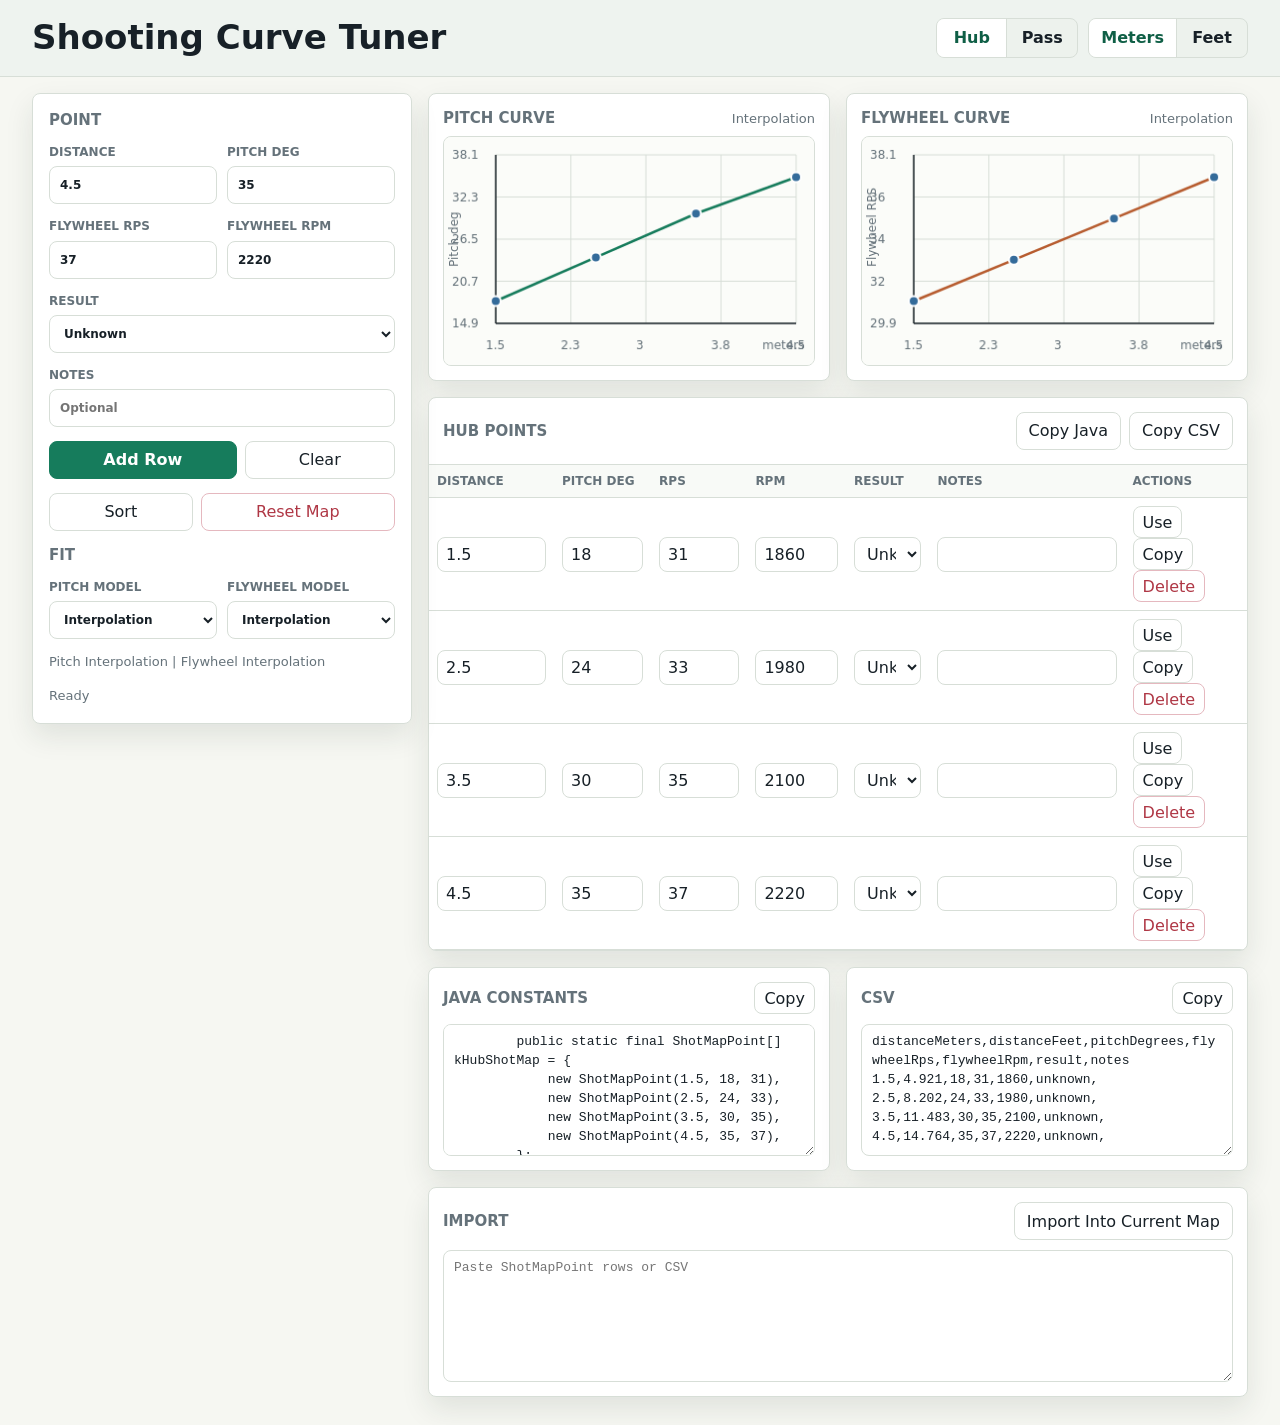
<file: docs/shooting-curve-tuner.html>
<!doctype html>
<html lang="en">
<head>
  <meta charset="utf-8">
  <meta name="viewport" content="width=device-width, initial-scale=1">
  <title>Shooting Curve Tuner</title>
  <style>
    :root {
      color-scheme: light;
      --bg: #f6f7f2;
      --surface: #ffffff;
      --surface-strong: #edf2ed;
      --ink: #172027;
      --muted: #65727a;
      --line: #d7ded7;
      --accent: #167c5c;
      --accent-strong: #0f5f46;
      --accent-soft: #dcefe7;
      --orange: #b75c2f;
      --red: #af3745;
      --blue: #346b9a;
      --shadow: 0 12px 28px rgba(31, 45, 37, 0.10);
    }

    * {
      box-sizing: border-box;
    }

    body {
      margin: 0;
      min-width: 320px;
      background: var(--bg);
      color: var(--ink);
      font-family: Inter, ui-sans-serif, system-ui, -apple-system, BlinkMacSystemFont, "Segoe UI", sans-serif;
      line-height: 1.35;
    }

    button,
    input,
    select,
    textarea {
      font: inherit;
    }

    button {
      border: 1px solid var(--line);
      border-radius: 8px;
      background: var(--surface);
      color: var(--ink);
      min-height: 38px;
      padding: 0 12px;
      cursor: pointer;
    }

    button:hover {
      border-color: var(--accent);
    }

    button.primary {
      background: var(--accent);
      border-color: var(--accent);
      color: #ffffff;
      font-weight: 700;
    }

    button.primary:hover {
      background: var(--accent-strong);
      border-color: var(--accent-strong);
    }

    button.danger {
      color: var(--red);
      border-color: #e5b8bf;
    }

    button.tab {
      border-radius: 0;
      border-color: transparent;
      background: transparent;
      color: var(--muted);
      min-height: 34px;
      padding: 0 14px;
      font-weight: 700;
    }

    button.tab.active {
      background: var(--surface);
      color: var(--accent-strong);
      border-color: var(--line);
      box-shadow: var(--shadow);
    }

    input,
    select,
    textarea {
      width: 100%;
      border: 1px solid var(--line);
      border-radius: 8px;
      background: #ffffff;
      color: var(--ink);
      min-height: 38px;
      padding: 8px 10px;
    }

    input:focus,
    select:focus,
    textarea:focus,
    button:focus-visible {
      outline: 3px solid rgba(22, 124, 92, 0.20);
      outline-offset: 2px;
      border-color: var(--accent);
    }

    textarea {
      min-height: 132px;
      resize: vertical;
      font-family: "Cascadia Mono", "SFMono-Regular", Consolas, monospace;
      font-size: 13px;
      line-height: 1.45;
    }

    .topbar {
      display: flex;
      align-items: center;
      justify-content: space-between;
      gap: 16px;
      padding: 18px clamp(16px, 3vw, 32px);
      background: #eef3ef;
      border-bottom: 1px solid var(--line);
    }

    h1,
    h2 {
      margin: 0;
      letter-spacing: 0;
    }

    h1 {
      font-size: clamp(22px, 3vw, 34px);
      line-height: 1.05;
    }

    h2 {
      font-size: 15px;
      text-transform: uppercase;
      color: var(--muted);
    }

    .top-actions {
      display: flex;
      align-items: center;
      gap: 10px;
      flex-wrap: wrap;
      justify-content: flex-end;
    }

    .segmented {
      display: inline-flex;
      overflow: hidden;
      border: 1px solid var(--line);
      border-radius: 8px;
      background: var(--surface-strong);
    }

    .segmented button {
      border-width: 0 1px 0 0;
      border-radius: 0;
      background: transparent;
      box-shadow: none;
      min-width: 70px;
      font-weight: 700;
    }

    .segmented button:last-child {
      border-right-width: 0;
    }

    .segmented button.active {
      background: var(--surface);
      color: var(--accent-strong);
    }

    main {
      display: grid;
      grid-template-columns: minmax(300px, 380px) minmax(0, 1fr);
      gap: 16px;
      padding: 16px clamp(16px, 3vw, 32px) 28px;
      align-items: start;
    }

    .panel {
      background: var(--surface);
      border: 1px solid var(--line);
      border-radius: 8px;
      box-shadow: var(--shadow);
    }

    .control-panel {
      position: sticky;
      top: 16px;
      padding: 16px;
    }

    .stack {
      display: grid;
      gap: 14px;
    }

    .row {
      display: grid;
      grid-template-columns: repeat(2, minmax(0, 1fr));
      gap: 10px;
    }

    label {
      display: grid;
      gap: 6px;
      color: var(--muted);
      font-size: 12px;
      font-weight: 700;
      text-transform: uppercase;
    }

    .button-row {
      display: flex;
      gap: 8px;
      flex-wrap: wrap;
    }

    .button-row button {
      flex: 1 1 auto;
    }

    .status-line {
      min-height: 20px;
      color: var(--muted);
      font-size: 13px;
    }

    .workspace {
      display: grid;
      gap: 16px;
      min-width: 0;
    }

    .chart-grid {
      display: grid;
      grid-template-columns: repeat(2, minmax(0, 1fr));
      gap: 16px;
    }

    .chart-panel {
      padding: 14px;
      min-height: 286px;
    }

    .chart-head {
      display: flex;
      justify-content: space-between;
      align-items: baseline;
      gap: 12px;
      margin-bottom: 8px;
    }

    .chart-head span {
      color: var(--muted);
      font-size: 13px;
    }

    canvas {
      display: block;
      width: 100%;
      height: 230px;
      border: 1px solid var(--line);
      border-radius: 8px;
      background: #fbfcf9;
    }

    .table-panel {
      overflow: hidden;
    }

    .table-toolbar {
      display: flex;
      justify-content: space-between;
      align-items: center;
      gap: 12px;
      padding: 14px;
      border-bottom: 1px solid var(--line);
    }

    .table-wrap {
      overflow-x: auto;
    }

    table {
      width: 100%;
      border-collapse: collapse;
      min-width: 760px;
    }

    th,
    td {
      padding: 8px;
      border-bottom: 1px solid var(--line);
      text-align: left;
      vertical-align: middle;
    }

    th {
      color: var(--muted);
      background: #f8faf7;
      font-size: 12px;
      text-transform: uppercase;
      white-space: nowrap;
    }

    td input,
    td select {
      min-height: 34px;
      padding: 6px 8px;
    }

    td.notes {
      min-width: 180px;
    }

    .mini {
      min-height: 32px;
      padding: 0 9px;
      white-space: nowrap;
    }

    .result-dot {
      display: inline-block;
      width: 10px;
      height: 10px;
      border-radius: 50%;
      margin-right: 6px;
      background: var(--blue);
      vertical-align: -1px;
    }

    .result-good .result-dot {
      background: var(--accent);
    }

    .result-short .result-dot,
    .result-long .result-dot {
      background: var(--orange);
    }

    .result-bad .result-dot {
      background: var(--red);
    }

    .output-grid {
      display: grid;
      grid-template-columns: repeat(2, minmax(0, 1fr));
      gap: 16px;
    }

    .output-panel {
      padding: 14px;
      display: grid;
      gap: 10px;
    }

    .output-head {
      display: flex;
      align-items: center;
      justify-content: space-between;
      gap: 10px;
    }

    .import-panel {
      padding: 14px;
      display: grid;
      gap: 10px;
    }

    @media (max-width: 980px) {
      main {
        grid-template-columns: 1fr;
      }

      .control-panel {
        position: static;
      }

      .chart-grid,
      .output-grid {
        grid-template-columns: 1fr;
      }
    }

    @media (max-width: 620px) {
      .topbar {
        align-items: stretch;
        flex-direction: column;
      }

      .top-actions,
      .row,
      .table-toolbar,
      .output-head {
        display: grid;
        grid-template-columns: 1fr;
      }

      .segmented {
        width: 100%;
      }

      .segmented button {
        flex: 1;
      }
    }
  </style>
</head>
<body>
  <header class="topbar">
    <h1>Shooting Curve Tuner</h1>
    <div class="top-actions">
      <div class="segmented" aria-label="Shot map">
        <button type="button" class="active" data-mode="hub">Hub</button>
        <button type="button" data-mode="pass">Pass</button>
      </div>
      <div class="segmented" aria-label="Distance units">
        <button type="button" class="active" data-unit="m">Meters</button>
        <button type="button" data-unit="ft">Feet</button>
      </div>
    </div>
  </header>

  <main>
    <aside class="panel control-panel">
      <form id="point-form" class="stack">
        <h2>Point</h2>
        <div class="row">
          <label>
            Distance
            <input id="distance-input" type="number" min="0" step="0.01" required>
          </label>
          <label>
            Pitch deg
            <input id="pitch-input" type="number" min="0" max="35" step="0.1" required>
          </label>
        </div>
        <div class="row">
          <label>
            Flywheel RPS
            <input id="rps-input" type="number" min="0" step="0.1" required>
          </label>
          <label>
            Flywheel RPM
            <input id="rpm-input" type="number" min="0" step="10">
          </label>
        </div>
        <label>
          Result
          <select id="result-input">
            <option value="unknown">Unknown</option>
            <option value="good">Good</option>
            <option value="short">Short</option>
            <option value="long">Long</option>
            <option value="bad">Bad</option>
          </select>
        </label>
        <label>
          Notes
          <input id="notes-input" type="text" maxlength="80" placeholder="Optional">
        </label>
        <div class="button-row">
          <button type="submit" class="primary" id="add-button">Add Row</button>
          <button type="button" id="clear-form-button">Clear</button>
        </div>
        <div class="button-row">
          <button type="button" id="sort-button">Sort</button>
          <button type="button" id="reset-button" class="danger">Reset Map</button>
        </div>
        <h2>Fit</h2>
        <div class="row">
          <label>
            Pitch model
            <select id="pitch-model-input">
              <option value="interpolation">Interpolation</option>
              <option value="linear">Linear</option>
              <option value="quadratic">Quadratic</option>
              <option value="cubic">Cubic</option>
            </select>
          </label>
          <label>
            Flywheel model
            <select id="flywheel-model-input">
              <option value="interpolation">Interpolation</option>
              <option value="linear">Linear</option>
              <option value="quadratic">Quadratic</option>
              <option value="cubic">Cubic</option>
            </select>
          </label>
        </div>
        <div class="status-line" id="fit-summary">Interpolation</div>
        <div class="status-line" id="status-line">Ready</div>
      </form>
    </aside>

    <section class="workspace">
      <div class="chart-grid">
        <section class="panel chart-panel">
          <div class="chart-head">
            <h2>Pitch Curve</h2>
            <span id="pitch-range"></span>
          </div>
          <canvas id="pitch-chart" width="900" height="460"></canvas>
        </section>
        <section class="panel chart-panel">
          <div class="chart-head">
            <h2>Flywheel Curve</h2>
            <span id="flywheel-range"></span>
          </div>
          <canvas id="flywheel-chart" width="900" height="460"></canvas>
        </section>
      </div>

      <section class="panel table-panel">
        <div class="table-toolbar">
          <h2 id="table-title">Hub Points</h2>
          <div class="button-row">
            <button type="button" id="copy-java-button">Copy Java</button>
            <button type="button" id="copy-csv-button">Copy CSV</button>
          </div>
        </div>
        <div class="table-wrap">
          <table>
            <thead>
              <tr>
                <th>Distance</th>
                <th>Pitch deg</th>
                <th>RPS</th>
                <th>RPM</th>
                <th>Result</th>
                <th>Notes</th>
                <th>Actions</th>
              </tr>
            </thead>
            <tbody id="points-body"></tbody>
          </table>
        </div>
      </section>

      <div class="output-grid">
        <section class="panel output-panel">
          <div class="output-head">
            <h2>Java Constants</h2>
            <button type="button" class="mini" data-copy-target="java-output">Copy</button>
          </div>
          <textarea id="java-output" readonly></textarea>
        </section>
        <section class="panel output-panel">
          <div class="output-head">
            <h2>CSV</h2>
            <button type="button" class="mini" data-copy-target="csv-output">Copy</button>
          </div>
          <textarea id="csv-output" readonly></textarea>
        </section>
      </div>

      <section class="panel import-panel">
        <div class="output-head">
          <h2>Import</h2>
          <button type="button" id="import-button">Import Into Current Map</button>
        </div>
        <textarea id="import-input" placeholder="Paste ShotMapPoint rows or CSV"></textarea>
      </section>
    </section>
  </main>

  <script>
    const metersToFeet = 3.280839895;
    const storageKey = "frc2026-shooting-curve-tuner-v1";
    const modelOptions = {
      interpolation: { label: "Interpolation", degree: 0 },
      linear: { label: "Linear", degree: 1 },
      quadratic: { label: "Quadratic", degree: 2 },
      cubic: { label: "Cubic", degree: 3 }
    };

    const defaultMaps = {
      hub: [
        point(1.50, 18.0, 31.0),
        point(2.50, 24.0, 33.0),
        point(3.50, 30.0, 35.0),
        point(4.50, 35.0, 37.0)
      ],
      pass: [
        point(3.00, 16.0, 30.0),
        point(5.00, 22.0, 34.0),
        point(7.00, 28.0, 38.0),
        point(9.00, 34.0, 42.0)
      ]
    };
    const defaultFits = {
      hub: { pitch: "interpolation", flywheel: "interpolation" },
      pass: { pitch: "interpolation", flywheel: "interpolation" }
    };

    const state = loadState();

    const elements = {
      modeButtons: [...document.querySelectorAll("[data-mode]")],
      unitButtons: [...document.querySelectorAll("[data-unit]")],
      form: document.getElementById("point-form"),
      distance: document.getElementById("distance-input"),
      pitch: document.getElementById("pitch-input"),
      rps: document.getElementById("rps-input"),
      rpm: document.getElementById("rpm-input"),
      result: document.getElementById("result-input"),
      notes: document.getElementById("notes-input"),
      pitchModel: document.getElementById("pitch-model-input"),
      flywheelModel: document.getElementById("flywheel-model-input"),
      fitSummary: document.getElementById("fit-summary"),
      clearForm: document.getElementById("clear-form-button"),
      sort: document.getElementById("sort-button"),
      reset: document.getElementById("reset-button"),
      status: document.getElementById("status-line"),
      tableTitle: document.getElementById("table-title"),
      body: document.getElementById("points-body"),
      pitchChart: document.getElementById("pitch-chart"),
      flywheelChart: document.getElementById("flywheel-chart"),
      pitchRange: document.getElementById("pitch-range"),
      flywheelRange: document.getElementById("flywheel-range"),
      javaOutput: document.getElementById("java-output"),
      csvOutput: document.getElementById("csv-output"),
      copyJava: document.getElementById("copy-java-button"),
      copyCsv: document.getElementById("copy-csv-button"),
      importInput: document.getElementById("import-input"),
      importButton: document.getElementById("import-button")
    };

    bindEvents();
    clearForm();
    render();

    function point(distanceMeters, pitchDegrees, flywheelRps, result = "unknown", notes = "") {
      return {
        id: makeId(),
        distanceMeters,
        pitchDegrees,
        flywheelRps,
        result,
        notes
      };
    }

    function makeId() {
      return Math.random().toString(36).slice(2, 10) + Date.now().toString(36).slice(-4);
    }

    function loadState() {
      const fallback = {
        mode: "hub",
        unit: "m",
        maps: cloneMaps(defaultMaps),
        fits: cloneFits(defaultFits)
      };

      try {
        const raw = localStorage.getItem(storageKey);
        if (!raw) {
          return fallback;
        }

        const parsed = JSON.parse(raw);
        return {
          mode: parsed.mode === "pass" ? "pass" : "hub",
          unit: parsed.unit === "ft" ? "ft" : "m",
          maps: {
            hub: normalizeRows(parsed.maps && parsed.maps.hub, defaultMaps.hub),
            pass: normalizeRows(parsed.maps && parsed.maps.pass, defaultMaps.pass)
          },
          fits: normalizeFits(parsed.fits)
        };
      } catch (error) {
        return fallback;
      }
    }

    function cloneMaps(maps) {
      return {
        hub: maps.hub.map((row) => ({ ...row, id: makeId() })),
        pass: maps.pass.map((row) => ({ ...row, id: makeId() }))
      };
    }

    function cloneFits(fits) {
      return {
        hub: { ...fits.hub },
        pass: { ...fits.pass }
      };
    }

    function normalizeRows(rows, fallbackRows) {
      const source = Array.isArray(rows) && rows.length > 0 ? rows : fallbackRows;
      return source
        .map((row) => point(
          numberOr(row.distanceMeters, 0),
          numberOr(row.pitchDegrees, 0),
          numberOr(row.flywheelRps, 0),
          validResult(row.result),
          String(row.notes || "")
        ))
        .sort(sortByDistance);
    }

    function normalizeFits(fits) {
      const normalized = cloneFits(defaultFits);
      ["hub", "pass"].forEach((mode) => {
        if (!fits || !fits[mode]) {
          return;
        }

        normalized[mode].pitch = validModel(fits[mode].pitch);
        normalized[mode].flywheel = validModel(fits[mode].flywheel);
      });

      return normalized;
    }

    function saveState() {
      localStorage.setItem(storageKey, JSON.stringify(state));
    }

    function bindEvents() {
      elements.modeButtons.forEach((button) => {
        button.addEventListener("click", () => {
          state.mode = button.dataset.mode;
          clearForm();
          render();
          saveState();
        });
      });

      elements.unitButtons.forEach((button) => {
        button.addEventListener("click", () => {
          state.unit = button.dataset.unit;
          render();
          saveState();
        });
      });

      elements.form.addEventListener("submit", (event) => {
        event.preventDefault();
        addFormPoint();
      });

      elements.rps.addEventListener("input", () => {
        const rps = parseFloat(elements.rps.value);
        if (Number.isFinite(rps)) {
          elements.rpm.value = format(rps * 60.0, 0);
        }
      });

      elements.rpm.addEventListener("input", () => {
        const rpm = parseFloat(elements.rpm.value);
        if (Number.isFinite(rpm)) {
          elements.rps.value = format(rpm / 60.0, 2);
        }
      });

      elements.pitchModel.addEventListener("change", () => {
        currentFits().pitch = validModel(elements.pitchModel.value);
        setStatus("Updated pitch fit");
        render();
        saveState();
      });

      elements.flywheelModel.addEventListener("change", () => {
        currentFits().flywheel = validModel(elements.flywheelModel.value);
        setStatus("Updated flywheel fit");
        render();
        saveState();
      });

      elements.clearForm.addEventListener("click", clearForm);
      elements.sort.addEventListener("click", () => {
        currentRows().sort(sortByDistance);
        setStatus("Sorted");
        render();
        saveState();
      });
      elements.reset.addEventListener("click", () => {
        state.maps[state.mode] = cloneMaps(defaultMaps)[state.mode];
        setStatus("Reset " + state.mode.toUpperCase());
        clearForm();
        render();
        saveState();
      });

      elements.body.addEventListener("input", handleTableInput);
      elements.body.addEventListener("click", handleTableClick);
      elements.copyJava.addEventListener("click", () => copyText(elements.javaOutput.value, "Copied Java"));
      elements.copyCsv.addEventListener("click", () => copyText(elements.csvOutput.value, "Copied CSV"));
      document.querySelectorAll("[data-copy-target]").forEach((button) => {
        button.addEventListener("click", () => {
          const target = document.getElementById(button.dataset.copyTarget);
          copyText(target.value, "Copied");
        });
      });
      elements.importButton.addEventListener("click", importRows);
    }

    function addFormPoint() {
      const distanceInput = parseFloat(elements.distance.value);
      const pitchDegrees = parseFloat(elements.pitch.value);
      const flywheelRps = parseFloat(elements.rps.value);

      if (!Number.isFinite(distanceInput) || !Number.isFinite(pitchDegrees) || !Number.isFinite(flywheelRps)) {
        setStatus("Missing numeric value");
        return;
      }

      const distanceMeters = state.unit === "ft" ? distanceInput / metersToFeet : distanceInput;
      currentRows().push(point(
        clamp(distanceMeters, 0, 30),
        clamp(pitchDegrees, 0, 90),
        clamp(flywheelRps, 0, 120),
        validResult(elements.result.value),
        elements.notes.value.trim()
      ));
      currentRows().sort(sortByDistance);
      setStatus("Added row");
      clearForm();
      render();
      saveState();
    }

    function handleTableInput(event) {
      const input = event.target;
      const rowId = input.closest("tr") && input.closest("tr").dataset.id;
      const row = currentRows().find((item) => item.id === rowId);
      if (!row) {
        return;
      }

      if (input.dataset.field === "distance") {
        const displayed = parseFloat(input.value);
        if (Number.isFinite(displayed)) {
          row.distanceMeters = state.unit === "ft" ? displayed / metersToFeet : displayed;
        }
      } else if (input.dataset.field === "pitch") {
        row.pitchDegrees = numberOr(parseFloat(input.value), row.pitchDegrees);
      } else if (input.dataset.field === "rps") {
        row.flywheelRps = numberOr(parseFloat(input.value), row.flywheelRps);
      } else if (input.dataset.field === "rpm") {
        const rpm = parseFloat(input.value);
        if (Number.isFinite(rpm)) {
          row.flywheelRps = rpm / 60.0;
        }
      } else if (input.dataset.field === "result") {
        row.result = validResult(input.value);
      } else if (input.dataset.field === "notes") {
        row.notes = input.value;
      }

      renderOutputs();
      drawCharts();
      saveState();
    }

    function handleTableClick(event) {
      const button = event.target.closest("button");
      if (!button) {
        return;
      }

      const row = currentRows().find((item) => item.id === button.closest("tr").dataset.id);
      if (!row) {
        return;
      }

      if (button.dataset.action === "use") {
        elements.distance.value = format(displayDistance(row.distanceMeters), 2);
        elements.pitch.value = format(row.pitchDegrees, 1);
        elements.rps.value = format(row.flywheelRps, 2);
        elements.rpm.value = format(row.flywheelRps * 60.0, 0);
        elements.result.value = row.result;
        elements.notes.value = row.notes || "";
        setStatus("Loaded row");
      }

      if (button.dataset.action === "duplicate") {
        currentRows().push(point(
          row.distanceMeters,
          row.pitchDegrees,
          row.flywheelRps,
          row.result,
          row.notes
        ));
        currentRows().sort(sortByDistance);
        setStatus("Duplicated row");
        render();
        saveState();
      }

      if (button.dataset.action === "delete") {
        state.maps[state.mode] = currentRows().filter((item) => item.id !== row.id);
        setStatus("Deleted row");
        render();
        saveState();
      }
    }

    function importRows() {
      const text = elements.importInput.value.trim();
      if (!text) {
        setStatus("Nothing to import");
        return;
      }

      const imported = parseJavaRows(text);
      const rows = imported.length > 0 ? imported : parseCsvRows(text);
      if (rows.length === 0) {
        setStatus("Import found no rows");
        return;
      }

      state.maps[state.mode] = rows.sort(sortByDistance);
      elements.importInput.value = "";
      setStatus("Imported " + rows.length + " rows");
      clearForm();
      render();
      saveState();
    }

    function parseJavaRows(text) {
      const rows = [];
      const pattern = /new\s+ShotMapPoint\s*\(\s*([-+]?\d*\.?\d+)\s*,\s*([-+]?\d*\.?\d+)\s*,\s*([-+]?\d*\.?\d+)\s*\)/g;
      let match = pattern.exec(text);
      while (match) {
        rows.push(point(
          parseFloat(match[1]),
          parseFloat(match[2]),
          parseFloat(match[3])
        ));
        match = pattern.exec(text);
      }
      return rows;
    }

    function parseCsvRows(text) {
      const rows = [];
      text.split(/\r?\n/).forEach((line, index) => {
        const parts = parseCsvLine(line);
        if (parts.length < 3) {
          return;
        }

        if (index === 0 && /distance/i.test(parts[0])) {
          return;
        }

        const fullExport = parts.length >= 5;
        const distanceMeters = parseFloat(parts[0]);
        const pitchDegrees = parseFloat(fullExport ? parts[2] : parts[1]);
        const flywheelRps = parseFloat(fullExport ? parts[3] : parts[2]);
        if (Number.isFinite(distanceMeters) && Number.isFinite(pitchDegrees) && Number.isFinite(flywheelRps)) {
          rows.push(point(
            distanceMeters,
            pitchDegrees,
            flywheelRps,
            validResult(parts[5]),
            parts[6] || ""
          ));
        }
      });
      return rows;
    }

    function parseCsvLine(line) {
      const output = [];
      let current = "";
      let inQuotes = false;
      for (let i = 0; i < line.length; i++) {
        const char = line[i];
        const next = line[i + 1];
        if (char === '"' && next === '"') {
          current += '"';
          i++;
        } else if (char === '"') {
          inQuotes = !inQuotes;
        } else if (char === "," && !inQuotes) {
          output.push(current.trim());
          current = "";
        } else {
          current += char;
        }
      }
      output.push(current.trim());
      return output;
    }

    function clearForm() {
      const last = currentRows()[currentRows().length - 1];
      elements.distance.value = last ? format(displayDistance(last.distanceMeters), 2) : "";
      elements.pitch.value = last ? format(last.pitchDegrees, 1) : "";
      elements.rps.value = last ? format(last.flywheelRps, 2) : "";
      elements.rpm.value = last ? format(last.flywheelRps * 60.0, 0) : "";
      elements.result.value = "unknown";
      elements.notes.value = "";
    }

    function render() {
      elements.modeButtons.forEach((button) => {
        button.classList.toggle("active", button.dataset.mode === state.mode);
      });
      elements.unitButtons.forEach((button) => {
        button.classList.toggle("active", button.dataset.unit === state.unit);
      });
      elements.pitchModel.value = currentFits().pitch;
      elements.flywheelModel.value = currentFits().flywheel;

      elements.tableTitle.textContent = state.mode === "hub" ? "Hub Points" : "Pass Points";
      renderTable();
      renderOutputs();
      drawCharts();
      renderFitSummary();
    }

    function renderTable() {
      elements.body.innerHTML = "";
      currentRows().forEach((row) => {
        const tr = document.createElement("tr");
        tr.dataset.id = row.id;
        tr.className = "result-" + validResult(row.result);
        tr.innerHTML = `
          <td><input data-field="distance" type="number" min="0" step="0.01" value="${escapeAttr(format(displayDistance(row.distanceMeters), 2))}"></td>
          <td><input data-field="pitch" type="number" min="0" max="90" step="0.1" value="${escapeAttr(format(row.pitchDegrees, 1))}"></td>
          <td><input data-field="rps" type="number" min="0" step="0.1" value="${escapeAttr(format(row.flywheelRps, 2))}"></td>
          <td><input data-field="rpm" type="number" min="0" step="10" value="${escapeAttr(format(row.flywheelRps * 60.0, 0))}"></td>
          <td>
            <select data-field="result">
              ${resultOptions(row.result)}
            </select>
          </td>
          <td class="notes"><input data-field="notes" type="text" maxlength="80" value="${escapeAttr(row.notes || "")}"></td>
          <td>
            <button type="button" class="mini" data-action="use">Use</button>
            <button type="button" class="mini" data-action="duplicate">Copy</button>
            <button type="button" class="mini danger" data-action="delete">Delete</button>
          </td>
        `;
        elements.body.appendChild(tr);
      });
    }

    function resultOptions(selected) {
      return ["unknown", "good", "short", "long", "bad"]
        .map((value) => `<option value="${value}"${value === selected ? " selected" : ""}>${capitalize(value)}</option>`)
        .join("");
    }

    function renderOutputs() {
      elements.javaOutput.value = toJava(currentRows(), state.mode);
      elements.csvOutput.value = toCsv(currentRows());
    }

    function renderFitSummary() {
      const pitchFit = getFit(currentRows(), "pitchDegrees");
      const flywheelFit = getFit(currentRows(), "flywheelRps");
      elements.fitSummary.textContent =
        "Pitch " + fitSummaryText(pitchFit, "deg")
        + " | Flywheel " + fitSummaryText(flywheelFit, "rps");
    }

    function toJava(rows, mode) {
      const constantName = mode === "hub" ? "kHubShotMap" : "kPassShotMap";
      const curveName = mode === "hub" ? "kHubShotCurve" : "kPassShotCurve";
      const pitchFit = getFit(rows, "pitchDegrees");
      const flywheelFit = getFit(rows, "flywheelRps");
      const lines = rows
        .slice()
        .sort(sortByDistance)
        .map((row) => `            new ShotMapPoint(${format(row.distanceMeters, 2)}, ${format(row.pitchDegrees, 1)}, ${format(row.flywheelRps, 1)}),`);
      return `        public static final ShotMapPoint[] ${constantName} = {\n${lines.join("\n")}\n        };\n`
        + `        public static final ShotCurve ${curveName} = new ShotCurve(\n`
        + `            ${javaCurveType(pitchFit)},\n`
        + `            ${javaCurveType(flywheelFit)},\n`
        + `            ${constantName},\n`
        + `            ${javaCoefficientArray(pitchFit)},\n`
        + `            ${javaCoefficientArray(flywheelFit)}\n`
        + `        );`;
    }

    function toCsv(rows) {
      const header = "distanceMeters,distanceFeet,pitchDegrees,flywheelRps,flywheelRpm,result,notes";
      const lines = rows
        .slice()
        .sort(sortByDistance)
        .map((row) => [
          format(row.distanceMeters, 3),
          format(row.distanceMeters * metersToFeet, 3),
          format(row.pitchDegrees, 2),
          format(row.flywheelRps, 3),
          format(row.flywheelRps * 60.0, 1),
          row.result,
          row.notes || ""
        ].map(csvCell).join(","));
      return [header, ...lines].join("\n");
    }

    function drawCharts() {
      drawChart(
        elements.pitchChart,
        currentRows(),
        "pitchDegrees",
        "Pitch deg",
        elements.pitchRange
      );
      drawChart(
        elements.flywheelChart,
        currentRows(),
        "flywheelRps",
        "Flywheel RPS",
        elements.flywheelRange
      );
    }

    function drawChart(canvas, rows, field, label, rangeElement) {
      const rect = canvas.getBoundingClientRect();
      const scale = window.devicePixelRatio || 1;
      canvas.width = Math.max(1, Math.floor(rect.width * scale));
      canvas.height = Math.max(1, Math.floor(rect.height * scale));

      const ctx = canvas.getContext("2d");
      ctx.setTransform(scale, 0, 0, scale, 0, 0);
      const width = rect.width;
      const height = rect.height;
      const pad = { left: 52, right: 18, top: 18, bottom: 42 };
      const plotWidth = width - pad.left - pad.right;
      const plotHeight = height - pad.top - pad.bottom;

      ctx.clearRect(0, 0, width, height);
      ctx.fillStyle = "#fbfcf9";
      ctx.fillRect(0, 0, width, height);

      if (rows.length === 0) {
        ctx.fillStyle = "#65727a";
        ctx.fillText("No rows", pad.left, pad.top + 20);
        rangeElement.textContent = "";
        return;
      }

      const sorted = rows.slice().sort(sortByDistance);
      const fit = getFit(rows, field);
      const distances = sorted.map((row) => row.distanceMeters);
      const xMin = Math.min(...distances);
      const xMax = Math.max(...distances);
      const curveSamples = sampleCurve(sorted, field, fit, xMin, xMax);
      const values = sorted.map((row) => row[field]).concat(curveSamples.map((sample) => sample.value));
      const yMinRaw = Math.min(...values);
      const yMaxRaw = Math.max(...values);
      const yPad = Math.max(1, (yMaxRaw - yMinRaw) * 0.18);
      const yMin = Math.max(0, yMinRaw - yPad);
      const yMax = yMaxRaw + yPad;

      rangeElement.textContent = fitSummaryText(fit, field === "pitchDegrees" ? "deg" : "rps");
      ctx.strokeStyle = "#d7ded7";
      ctx.lineWidth = 1;
      ctx.fillStyle = "#65727a";
      ctx.font = "12px system-ui, sans-serif";

      for (let i = 0; i <= 4; i++) {
        const t = i / 4;
        const y = pad.top + plotHeight * t;
        const value = yMax - (yMax - yMin) * t;
        line(ctx, pad.left, y, pad.left + plotWidth, y);
        ctx.fillText(format(value, 1), 8, y + 4);
      }

      for (let i = 0; i <= 4; i++) {
        const t = i / 4;
        const x = pad.left + plotWidth * t;
        const valueMeters = xMin + (xMax - xMin || 1) * t;
        const displayed = displayDistance(valueMeters);
        line(ctx, x, pad.top, x, pad.top + plotHeight);
        ctx.fillText(format(displayed, 1), x - 10, height - 16);
      }

      ctx.fillText((state.unit === "ft" ? "feet" : "meters"), pad.left + plotWidth - 34, height - 16);
      ctx.save();
      ctx.translate(14, pad.top + plotHeight / 2 + 28);
      ctx.rotate(-Math.PI / 2);
      ctx.fillText(label, 0, 0);
      ctx.restore();

      ctx.strokeStyle = "#172027";
      ctx.lineWidth = 1.5;
      line(ctx, pad.left, pad.top, pad.left, pad.top + plotHeight);
      line(ctx, pad.left, pad.top + plotHeight, pad.left + plotWidth, pad.top + plotHeight);

      if (curveSamples.length > 1) {
        ctx.beginPath();
        curveSamples.forEach((sample, index) => {
          const x = scaleX(sample.distanceMeters);
          const y = scaleY(sample.value);
          if (index === 0) {
            ctx.moveTo(x, y);
          } else {
            ctx.lineTo(x, y);
          }
        });
        ctx.strokeStyle = field === "pitchDegrees" ? "#167c5c" : "#b75c2f";
        ctx.lineWidth = 2.5;
        ctx.setLineDash(fit.model === "interpolation" ? [] : [8, 5]);
        ctx.stroke();
        ctx.setLineDash([]);
      }

      sorted.forEach((row) => {
        const x = scaleX(row.distanceMeters);
        const y = scaleY(row[field]);
        ctx.beginPath();
        ctx.arc(x, y, 5, 0, Math.PI * 2);
        ctx.fillStyle = resultColor(row.result);
        ctx.fill();
        ctx.strokeStyle = "#ffffff";
        ctx.lineWidth = 2;
        ctx.stroke();
      });

      function scaleX(distanceMeters) {
        return pad.left + ((distanceMeters - xMin) / (xMax - xMin || 1)) * plotWidth;
      }

      function scaleY(value) {
        return pad.top + (1 - (value - yMin) / (yMax - yMin || 1)) * plotHeight;
      }
    }

    function getFit(rows, field) {
      const model = field === "pitchDegrees"
        ? currentFits().pitch
        : currentFits().flywheel;
      if (model === "interpolation") {
        return {
          model,
          degree: 0,
          requestedDegree: 0,
          coefficients: [],
          rmse: 0,
          valid: true
        };
      }

      const requestedDegree = modelOptions[model].degree;
      const points = rows
        .filter((row) => Number.isFinite(row.distanceMeters) && Number.isFinite(row[field]))
        .sort(sortByDistance);
      const degree = Math.min(requestedDegree, points.length - 1);
      if (degree < 1) {
        return {
          model,
          degree: 0,
          requestedDegree,
          coefficients: [],
          rmse: NaN,
          valid: false
        };
      }

      const coefficients = fitPolynomial(points, field, degree);
      if (!coefficients) {
        return {
          model,
          degree: 0,
          requestedDegree,
          coefficients: [],
          rmse: NaN,
          valid: false
        };
      }

      return {
        model,
        degree,
        requestedDegree,
        coefficients,
        rmse: getRmse(points, field, coefficients),
        valid: true
      };
    }

    function fitPolynomial(points, field, degree) {
      const size = degree + 1;
      const matrix = Array.from({ length: size }, () => Array(size).fill(0));
      const rhs = Array(size).fill(0);

      points.forEach((point) => {
        const powers = [1];
        for (let i = 1; i <= degree * 2; i++) {
          powers[i] = powers[i - 1] * point.distanceMeters;
        }

        for (let row = 0; row < size; row++) {
          for (let col = 0; col < size; col++) {
            matrix[row][col] += powers[row + col];
          }
          rhs[row] += point[field] * powers[row];
        }
      });

      return solveLinearSystem(matrix, rhs);
    }

    function solveLinearSystem(matrix, rhs) {
      const size = rhs.length;
      const a = matrix.map((row, index) => [...row, rhs[index]]);

      for (let pivot = 0; pivot < size; pivot++) {
        let pivotRow = pivot;
        for (let row = pivot + 1; row < size; row++) {
          if (Math.abs(a[row][pivot]) > Math.abs(a[pivotRow][pivot])) {
            pivotRow = row;
          }
        }

        if (Math.abs(a[pivotRow][pivot]) < 1.0e-9) {
          return null;
        }

        [a[pivot], a[pivotRow]] = [a[pivotRow], a[pivot]];
        const pivotValue = a[pivot][pivot];
        for (let col = pivot; col <= size; col++) {
          a[pivot][col] /= pivotValue;
        }

        for (let row = 0; row < size; row++) {
          if (row === pivot) {
            continue;
          }

          const scale = a[row][pivot];
          for (let col = pivot; col <= size; col++) {
            a[row][col] -= scale * a[pivot][col];
          }
        }
      }

      return a.map((row) => row[size]);
    }

    function getRmse(points, field, coefficients) {
      const meanSquaredError = points.reduce((total, point) => {
        const error = evaluatePolynomial(point.distanceMeters, coefficients) - point[field];
        return total + error * error;
      }, 0) / points.length;

      return Math.sqrt(meanSquaredError);
    }

    function sampleCurve(sortedRows, field, fit, xMin, xMax) {
      if (fit.model === "interpolation" || !fit.valid) {
        return sortedRows.map((row) => ({
          distanceMeters: row.distanceMeters,
          value: row[field]
        }));
      }

      const samples = [];
      const sampleCount = 80;
      for (let i = 0; i < sampleCount; i++) {
        const t = sampleCount === 1 ? 0 : i / (sampleCount - 1);
        const distanceMeters = xMin + (xMax - xMin) * t;
        samples.push({
          distanceMeters,
          value: evaluatePolynomial(distanceMeters, fit.coefficients)
        });
      }

      return samples;
    }

    function evaluatePolynomial(x, coefficients) {
      let value = 0;
      for (let i = coefficients.length - 1; i >= 0; i--) {
        value = value * x + coefficients[i];
      }

      return value;
    }

    function fitSummaryText(fit, unit) {
      if (fit.model === "interpolation") {
        return "Interpolation";
      }

      if (!fit.valid) {
        return modelOptions[fit.model].label + " unavailable";
      }

      let label = modelOptions[fit.model].label;
      if (fit.degree !== fit.requestedDegree) {
        label += " as " + degreeLabel(fit.degree);
      }

      return label + " RMSE " + format(fit.rmse, 2) + " " + unit;
    }

    function degreeLabel(degree) {
      if (degree === 1) {
        return "Linear";
      }

      if (degree === 2) {
        return "Quadratic";
      }

      if (degree === 3) {
        return "Cubic";
      }

      return "Constant";
    }

    function javaCurveType(fit) {
      return fit.model !== "interpolation" && fit.valid
        ? "ShotCurveType.POLYNOMIAL"
        : "ShotCurveType.INTERPOLATED_MAP";
    }

    function javaCoefficientArray(fit) {
      if (fit.model === "interpolation" || !fit.valid) {
        return "new double[] {}";
      }

      return "new double[] {"
        + fit.coefficients.map(formatCoefficient).join(", ")
        + "}";
    }

    function formatCoefficient(value) {
      if (value !== 0 && Math.abs(value) < 0.000001) {
        return value.toExponential(8);
      }

      return format(value, 8);
    }

    function currentRows() {
      return state.maps[state.mode];
    }

    function currentFits() {
      return state.fits[state.mode];
    }

    function displayDistance(distanceMeters) {
      return state.unit === "ft" ? distanceMeters * metersToFeet : distanceMeters;
    }

    function sortByDistance(a, b) {
      return a.distanceMeters - b.distanceMeters;
    }

    function validResult(value) {
      return ["good", "short", "long", "bad", "unknown"].includes(value) ? value : "unknown";
    }

    function validModel(value) {
      return Object.prototype.hasOwnProperty.call(modelOptions, value)
        ? value
        : "interpolation";
    }

    function resultColor(value) {
      switch (validResult(value)) {
        case "good":
          return "#167c5c";
        case "short":
        case "long":
          return "#b75c2f";
        case "bad":
          return "#af3745";
        default:
          return "#346b9a";
      }
    }

    function numberOr(value, fallback) {
      return Number.isFinite(value) ? value : fallback;
    }

    function clamp(value, min, max) {
      return Math.min(max, Math.max(min, value));
    }

    function format(value, digits) {
      return Number(value).toFixed(digits).replace(/\.0+$/, "").replace(/(\.\d*?)0+$/, "$1");
    }

    function capitalize(value) {
      return value.charAt(0).toUpperCase() + value.slice(1);
    }

    function csvCell(value) {
      const text = String(value);
      if (!/[",\n]/.test(text)) {
        return text;
      }
      return '"' + text.replaceAll('"', '""') + '"';
    }

    function escapeAttr(value) {
      return String(value)
        .replaceAll("&", "&amp;")
        .replaceAll('"', "&quot;")
        .replaceAll("<", "&lt;")
        .replaceAll(">", "&gt;");
    }

    function line(ctx, x1, y1, x2, y2) {
      ctx.beginPath();
      ctx.moveTo(x1, y1);
      ctx.lineTo(x2, y2);
      ctx.stroke();
    }

    function setStatus(message) {
      elements.status.textContent = message;
      window.clearTimeout(setStatus.timeout);
      setStatus.timeout = window.setTimeout(() => {
        elements.status.textContent = "Saved locally";
      }, 1400);
    }

    async function copyText(text, message) {
      try {
        await navigator.clipboard.writeText(text);
        setStatus(message);
      } catch (error) {
        setStatus("Select text and copy");
      }
    }

    window.addEventListener("resize", drawCharts);
  </script>
</body>
</html>
</file>
